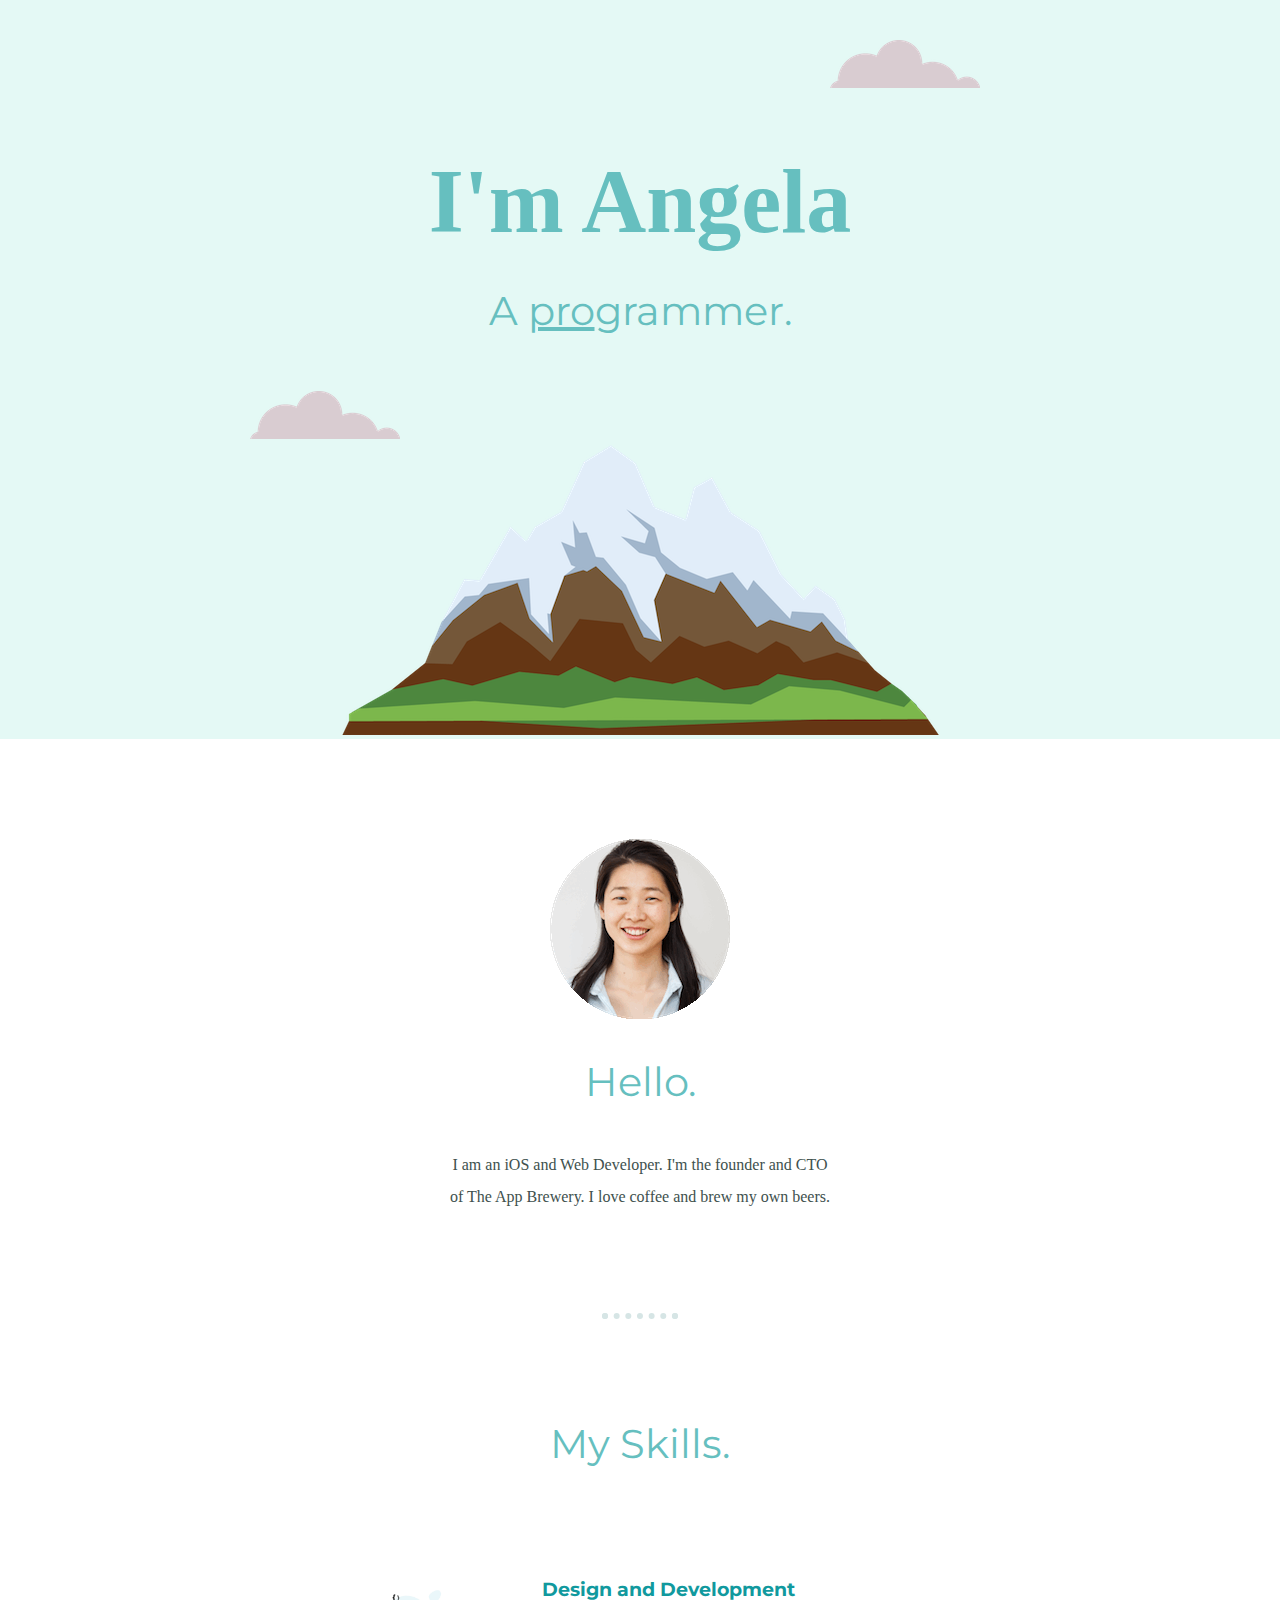
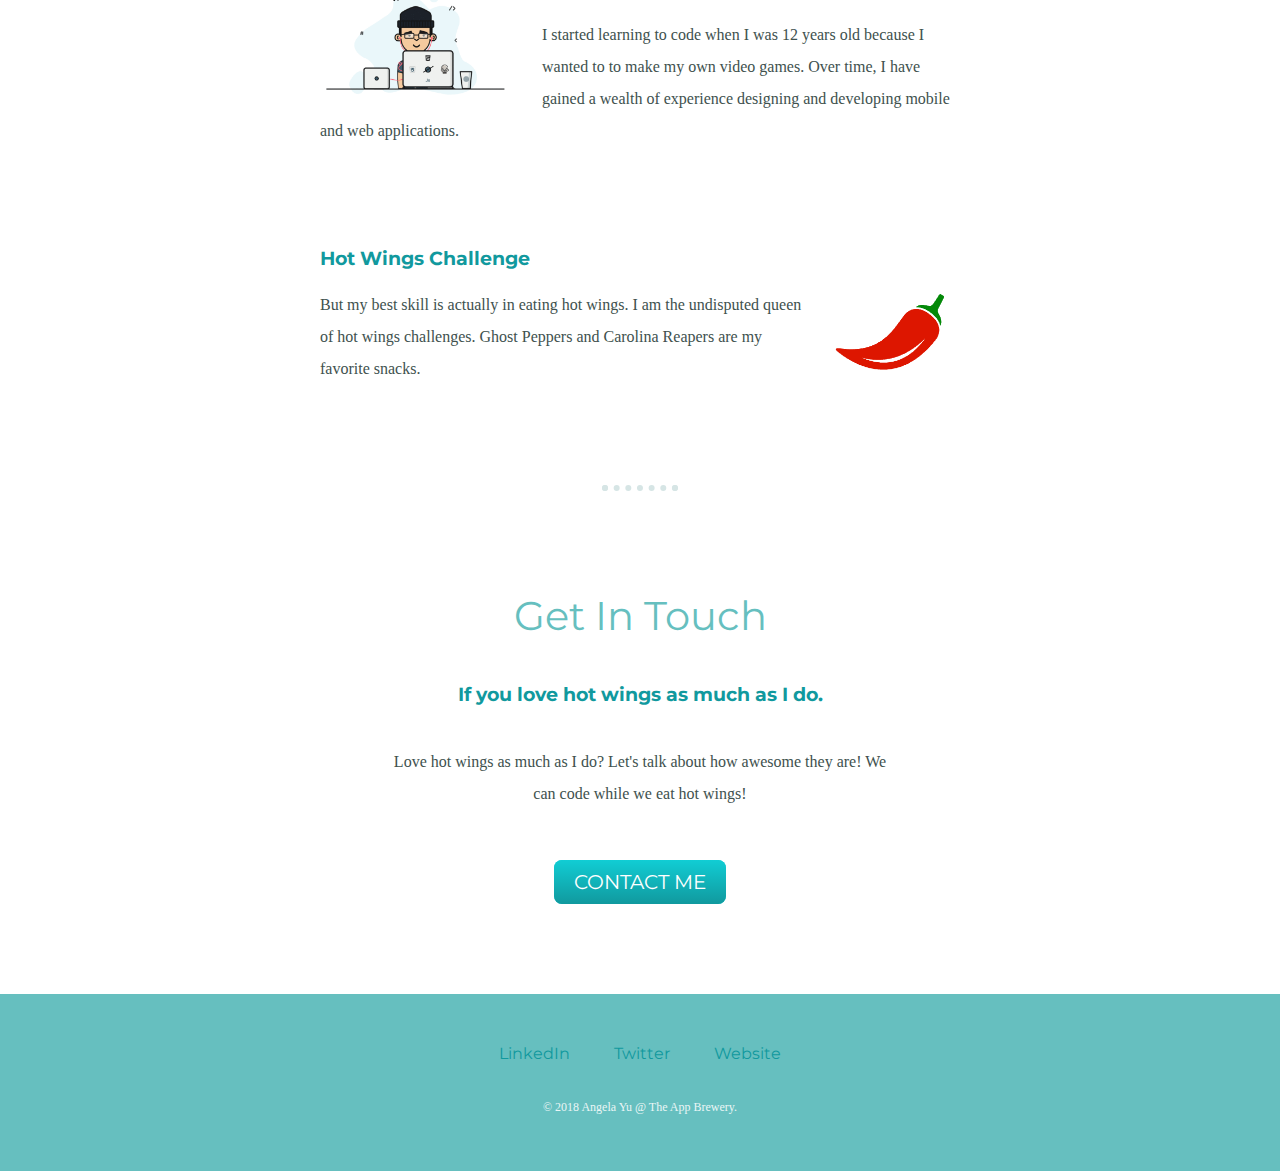
<file: index.html>
<!DOCTYPE html>
<html lang="en">
	<head>
		<meta charset="UTF-8">
		<title>Angela Yu</title>
		<link rel="stylesheet" href="css/styles.css">
		<link rel="shortcut icon" href="favicon.ico" type="image/x-icon">
		<link rel="preconnect" href="https://fonts.googleapis.com">
		<link rel="preconnect" href="https://fonts.gstatic.com" crossorigin>
		<link href="https://fonts.googleapis.com/css2?family=Merriweather&family=Montserrat&family=Sacramento&display=swap"
		      rel="stylesheet">
	</head>
	<body>
		<div class="top-container">
			<img class="top-cloud" src="images/cloud.png" alt="could-img">
			<h1>I'm Angela</h1>
			<h2>A <span class="pro">pro</span>grammer.</h2>
			<img class="bottom-cloud" src="images/cloud.png" alt="could-img"> <img src="images/mountain.png"
			                                                                       alt="mountain-img">
		</div>

		<div class="middle-container">
			<div class="profile">
				<img src="images/angela.png" alt="angela-img">
				<h2>Hello.</h2>
				<p class="intro">I am an iOS and Web Developer. I'm the founder and CTO of The App Brewery. I love
					coffee and brew my own beers.</p>
			</div>
			<hr>

			<div class="skills">
				<h2>My Skills.</h2>
				<div class="skill-row">
					<img class="skill-row-computer" src="images/coding.gif" alt="">
					<h3>Design and Development</h3>
					<p>I started learning to code when I was 12 years old because I wanted to to make my own video
						games. Over time, I have gained a wealth of experience designing and developing mobile and web
						applications.</p>
				</div>
				<div class="skill-row">
					<img class="skill-row-chill" src="images/chill.gif" alt="">
					<h3>Hot Wings Challenge</h3>
					<p>But my best skill is actually in eating hot wings. I am the undisputed queen of hot wings
						challenges. Ghost Peppers and Carolina Reapers are my favorite snacks.</p>
				</div>
			</div>
			<hr>

			<div class="contact-me">
				<h2>Get In Touch</h2>
				<h3>If you love hot wings as much as I do.</h3>
				<p class="contact-message">Love hot wings as much as I do? Let's talk about how awesome they are! We can
					code while we eat hot wings!</p>
				<a class="btn" href="mailto:name@email.com">CONTACT ME</a>
			</div>
		</div>


		<div class="bottom-container">
			<a class="footer-link" href="https://www.linkedin.com/">LinkedIn</a> <a class="footer-link"
			                                                                        href="https://twitter.com/">Twitter</a>
			<a class="footer-link" href="https://www.appbrewery.co/">Website</a>
			<p class="copyright">© 2018 Angela Yu @ The App Brewery.</p>
	</body>
</html>
</file>
<file: css/styles.css>
div {
}

body {
    color: #40514E;
    margin: 0;
    text-align: center;
    font-family: 'Merryweather', serif;
}

h1 {
    color: #66BFBF;
    font-size: 5.625rem;
    margin: 50px auto 0;
    font-family: 'Sacremento', cursive;
}

h2 {
    color: #66BFBF;
    font-family: 'Montserrat', sans-serif;
    font-size: 2.5rem;
    font-weight: normal;
    padding-bottom: 10px;
}

h3 {
    color: #11999E;
    font-family: 'Montserrat', sans-serif;
}

p {
    line-height: 2;
}

hr {
    border: dotted #d6e5e5 6px;
    border-bottom: none;
    width: 5%;
    margin: 100px auto;
}

a {
    color: #11999E;
    margin: 10px 20px;
    font-family: Montserrat, sans-serif;
    text-decoration: none;
}

a:hover {
    color: #eaf6f6;
}

.top-container {
    background-color: #e4f9f5;
    position: relative;
    padding-top: 100px;
}

.middle-container {
    margin: 100px 0;
}

.bottom-container {
    background-color: #66bfbf;
    padding: 50px 0 20px;
}

.pro {
    text-decoration: underline;
}

.intro {
    width: 30%;
    margin: auto;
}

.top-cloud {
    position: absolute;
    right: 300px;
    top: 40px;
}

.bottom-cloud {
    position: absolute;
    left: 250px;
    bottom: 300px;
}

.skill-row {
    width: 50%;
    margin: 100px auto 100px;
    text-align: left;
}

.skill-row-computer {
    width: 30%;
    text-align: left;
    margin-right: 30px;
    float: left;
}

.skill-row-chill {
    width: 20%;
    margin-left: 30px;
    float: right;
}

.contact-message {
    width: 40%;
    margin: 40px auto 60px;
}

.copyright {
    color: #eaf6f6;
    font-size: 0.75rem;
    padding: 20px 0;
}

.btn {
    background: #11cdd4;
    background-image: -webkit-linear-gradient(top, #11cdd4, #11999e);
    background-image: -moz-linear-gradient(top, #11cdd4, #11999e);
    background-image: -ms-linear-gradient(top, #11cdd4, #11999e);
    background-image: -o-linear-gradient(top, #11cdd4, #11999e);
    background-image: linear-gradient(to bottom, #11cdd4, #11999e);
    border-radius: 8px;
    font-family: 'Montserrat', sans-serif;
    color: #ffffff;
    font-size: 20px;
    padding: 10px 20px 10px 20px;
    text-decoration: none;
}

.btn:hover {
    background: #30e3cb;
    background-image: -webkit-linear-gradient(top, #30e3cb, #2bc4ad);
    background-image: -moz-linear-gradient(top, #30e3cb, #2bc4ad);
    background-image: -ms-linear-gradient(top, #30e3cb, #2bc4ad);
    background-image: -o-linear-gradient(top, #30e3cb, #2bc4ad);
    background-image: linear-gradient(to bottom, #30e3cb, #2bc4ad);
    text-decoration: none;
}
</file>
